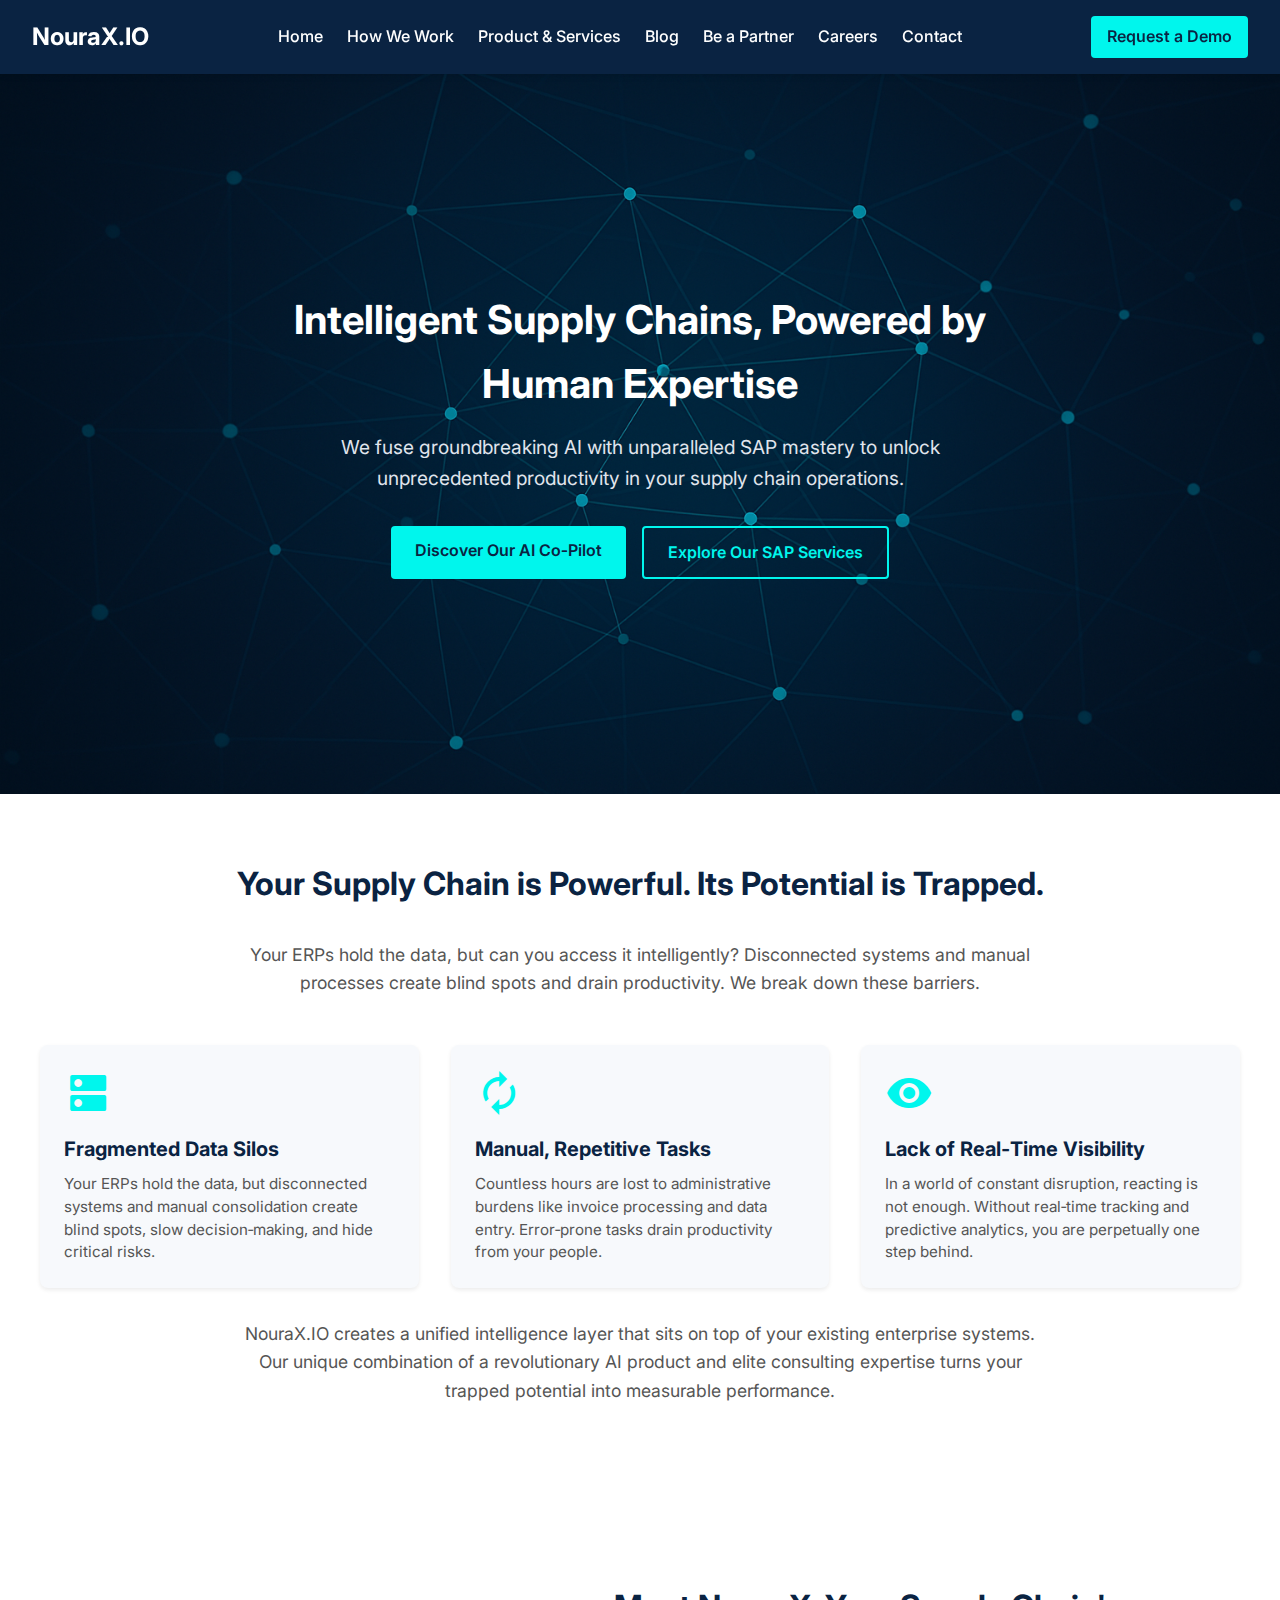
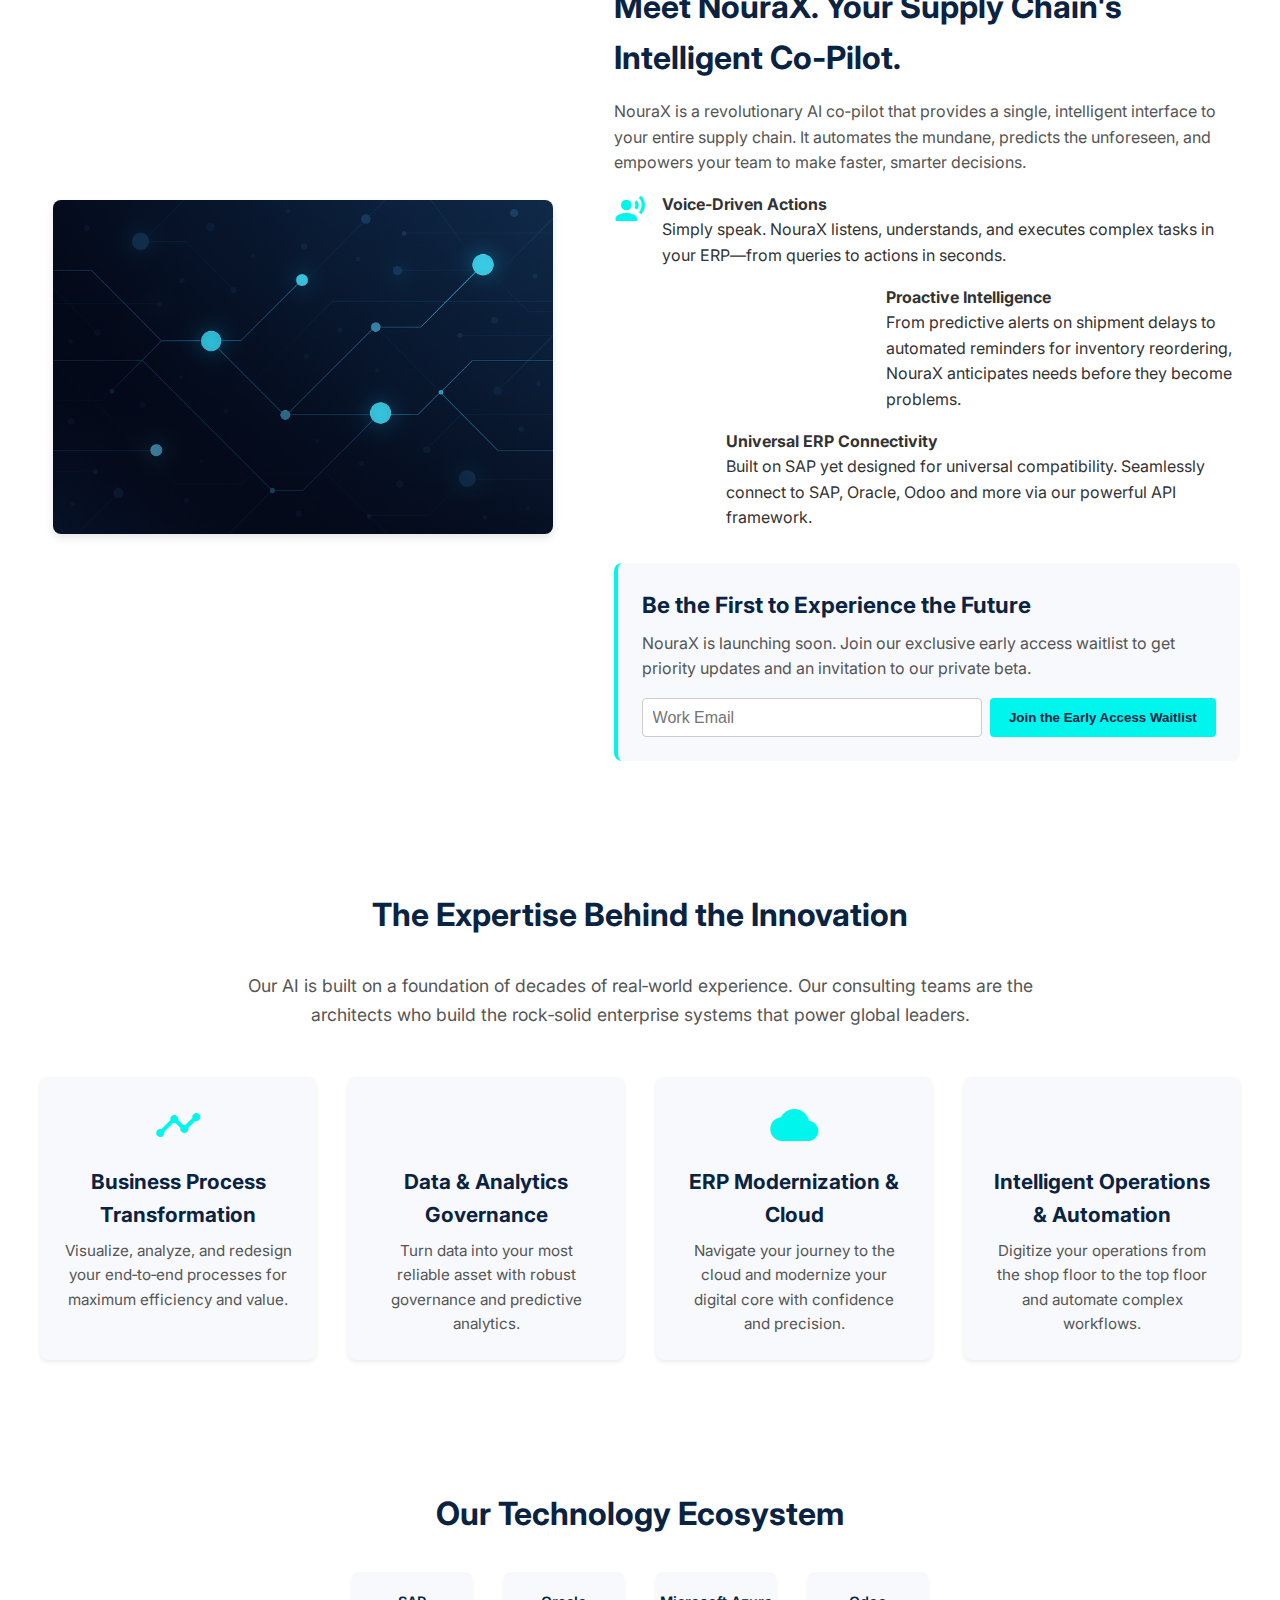
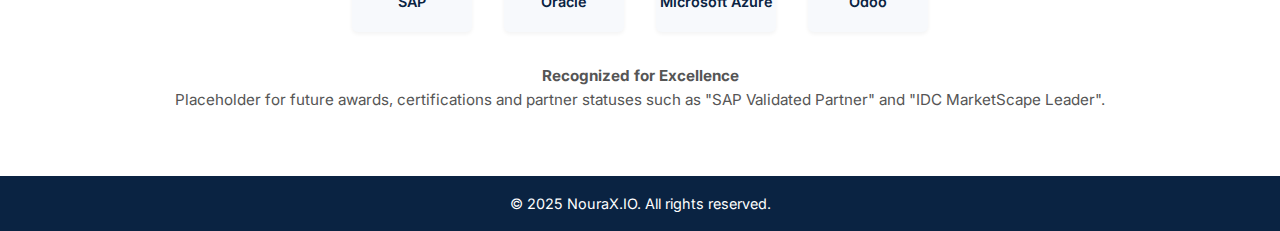
<file: index.html>
<!DOCTYPE html>
<html lang="en">
<head>
  <meta charset="UTF-8" />
  <meta name="viewport" content="width=device-width, initial-scale=1.0" />
  <title>NouraX.IO - Home</title>
  <link href="https://fonts.googleapis.com/css2?family=Inter:wght@300;400;500;600;700&display=swap" rel="stylesheet" />
  <link href="https://fonts.googleapis.com/icon?family=Material+Icons" rel="stylesheet" />
  <link rel="stylesheet" href="css/style.css" />
</head>
<body>
  <header class="header">
    <div class="logo">NouraX.IO</div>
    <nav class="menu">
      <a href="index.html">Home</a>
      <a href="howwework.html">How We Work</a>
      <a href="services.html">Product &amp; Services</a>
      <a href="blog.html">Blog</a>
      <a href="partner.html">Be a Partner</a>
      <a href="careers.html">Careers</a>
      <a href="contact.html">Contact</a>
    </nav>
    <a href="services.html" class="cta-button">Request a Demo</a>
  </header>
  <main>
    <!-- Hero Section -->
    <section id="home" class="hero" style="background-image: url('images/hero.png');">
      <div class="hero-content">
        <h1>Intelligent Supply Chains, Powered by Human Expertise</h1>
        <p>
          We fuse groundbreaking AI with unparalleled SAP mastery to unlock unprecedented productivity in your
          supply chain operations.
        </p>
        <div class="btn-group">
          <a href="services.html" class="btn-primary">Discover Our AI Co‑Pilot</a>
          <a href="services.html" class="btn-outline">Explore Our SAP Services</a>
        </div>
      </div>
    </section>

    <!-- Modern Supply Chain Challenge -->
    <section id="challenge">
      <h2 class="section-title">Your Supply Chain is Powerful. Its Potential is Trapped.</h2>
      <p class="section-subtitle">
        Your ERPs hold the data, but can you access it intelligently? Disconnected systems and manual processes
        create blind spots and drain productivity. We break down these barriers.
      </p>
      <div class="challenge-grid">
        <div class="challenge-item">
          <i class="material-icons">dns</i>
          <h3>Fragmented Data Silos</h3>
          <p>
            Your ERPs hold the data, but disconnected systems and manual consolidation create blind spots, slow
            decision‑making, and hide critical risks.
          </p>
        </div>
        <div class="challenge-item">
          <i class="material-icons">autorenew</i>
          <h3>Manual, Repetitive Tasks</h3>
          <p>
            Countless hours are lost to administrative burdens like invoice processing and data entry. Error‑prone
            tasks drain productivity from your people.
          </p>
        </div>
        <div class="challenge-item">
          <i class="material-icons">visibility</i>
          <h3>Lack of Real‑Time Visibility</h3>
          <p>
            In a world of constant disruption, reacting is not enough. Without real‑time tracking and predictive
            analytics, you are perpetually one step behind.
          </p>
        </div>
      </div>
      <p class="section-subtitle" style="margin-top: 2rem;">
        NouraX.IO creates a unified intelligence layer that sits on top of your existing enterprise systems. Our unique
        combination of a revolutionary AI product and elite consulting expertise turns your trapped potential into
        measurable performance.
      </p>
    </section>

    <!-- Product Spotlight -->
    <section id="product">
      <div class="product-wrapper">
        <div class="product-image">
          <img src="images/product.png" alt="NouraX AI Co‑Pilot" />
        </div>
        <div class="product-details">
          <h2>Meet NouraX. Your Supply Chain's Intelligent Co‑Pilot.</h2>
          <p>
            NouraX is a revolutionary AI co‑pilot that provides a single, intelligent interface to your entire supply
            chain. It automates the mundane, predicts the unforeseen, and empowers your team to make faster, smarter
            decisions.
          </p>
          <ul class="feature-list">
            <li>
              <i class="material-icons">record_voice_over</i>
              <div>
                <strong>Voice‑Driven Actions</strong><br />Simply speak. NouraX listens, understands, and executes
                complex tasks in your ERP—from queries to actions in seconds.
              </div>
            </li>
            <li>
              <i class="material-icons">insights</i>
              <div>
                <strong>Proactive Intelligence</strong><br />From predictive alerts on shipment delays to automated
                reminders for inventory reordering, NouraX anticipates needs before they become problems.
              </div>
            </li>
            <li>
              <i class="material-icons">hub</i>
              <div>
                <strong>Universal ERP Connectivity</strong><br />Built on SAP yet designed for universal compatibility.
                Seamlessly connect to SAP, Oracle, Odoo and more via our powerful API framework.
              </div>
            </li>
          </ul>
          <div class="coming-soon-card">
            <h4>Be the First to Experience the Future</h4>
            <p>
              NouraX is launching soon. Join our exclusive early access waitlist to get priority updates and an
              invitation to our private beta.
            </p>
            <form action="#">
              <input type="email" placeholder="Work Email" required />
              <button type="submit">Join the Early Access Waitlist</button>
            </form>
          </div>
        </div>
      </div>
    </section>

    <!-- Services Keystone -->
    <section>
      <h2 class="section-title">The Expertise Behind the Innovation</h2>
      <p class="section-subtitle">
        Our AI is built on a foundation of decades of real‑world experience. Our consulting teams are the
        architects who build the rock‑solid enterprise systems that power global leaders.
      </p>
      <div class="services-grid">
        <div class="service-card">
          <i class="material-icons">timeline</i>
          <h3>Business Process Transformation</h3>
          <p>Visualize, analyze, and redesign your end‑to‑end processes for maximum efficiency and value.</p>
        </div>
        <div class="service-card">
          <i class="material-icons">insights</i>
          <h3>Data &amp; Analytics Governance</h3>
          <p>Turn data into your most reliable asset with robust governance and predictive analytics.</p>
        </div>
        <div class="service-card">
          <i class="material-icons">cloud</i>
          <h3>ERP Modernization &amp; Cloud</h3>
          <p>Navigate your journey to the cloud and modernize your digital core with confidence and precision.</p>
        </div>
        <div class="service-card">
          <i class="material-icons">auto_awesome</i>
          <h3>Intelligent Operations &amp; Automation</h3>
          <p>Digitize your operations from the shop floor to the top floor and automate complex workflows.</p>
        </div>
      </div>
    </section>

    <!-- Trust & Ecosystem Signals -->
    <section>
      <h2 class="section-title">Our Technology Ecosystem</h2>
      <div class="logos-row">
        <div class="logo-box">SAP</div>
        <div class="logo-box">Oracle</div>
        <div class="logo-box">Microsoft Azure</div>
        <div class="logo-box">Odoo</div>
      </div>
      <div class="recognition">
        <p>
          <strong>Recognized for Excellence</strong><br />
          Placeholder for future awards, certifications and partner statuses such as "SAP Validated Partner" and
          "IDC MarketScape Leader".
        </p>
      </div>
    </section>
  </main>
  <footer>
    <p>&copy; 2025 NouraX.IO. All rights reserved.</p>
  </footer>
  <script src="js/main.js"></script>
</body>
</html>
</file>
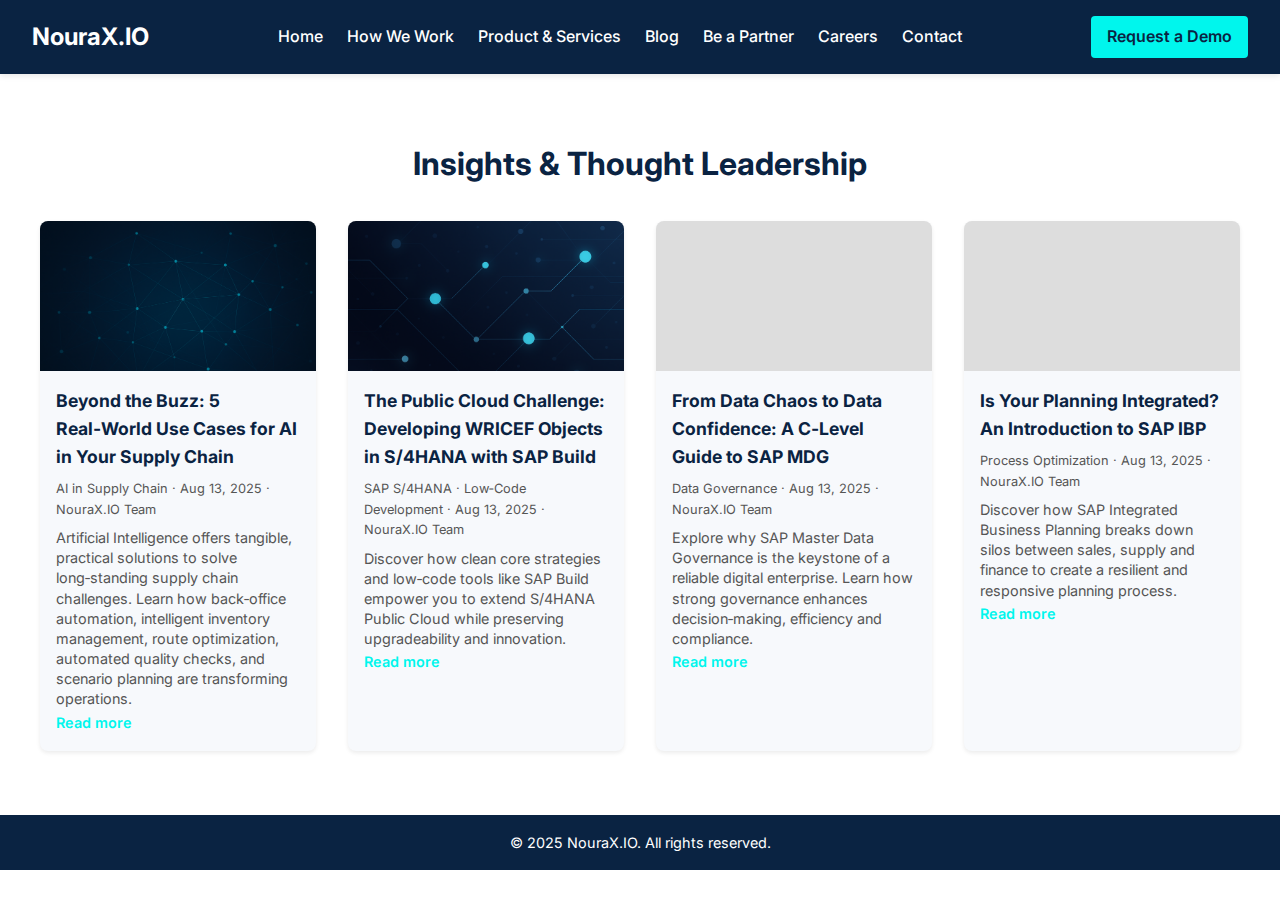
<file: blog.html>
<!DOCTYPE html>
<html lang="en">
<head>
  <meta charset="UTF-8" />
  <meta name="viewport" content="width=device-width, initial-scale=1.0" />
  <title>NouraX.IO - Blog</title>
  <link href="https://fonts.googleapis.com/css2?family=Inter:wght@300;400;500;600;700&display=swap" rel="stylesheet" />
  <link href="https://fonts.googleapis.com/icon?family=Material+Icons" rel="stylesheet" />
  <link rel="stylesheet" href="css/style.css" />
</head>
<body>
  <header class="header">
    <div class="logo">NouraX.IO</div>
    <nav class="menu">
      <a href="index.html">Home</a>
      <a href="howwework.html">How We Work</a>
      <a href="services.html">Product &amp; Services</a>
      <a href="blog.html">Blog</a>
      <a href="partner.html">Be a Partner</a>
      <a href="careers.html">Careers</a>
      <a href="contact.html">Contact</a>
    </nav>
    <a href="services.html" class="cta-button">Request a Demo</a>
  </header>
  <main>
    <section id="blog">
      <h2 class="section-title">Insights &amp; Thought Leadership</h2>
      <div class="blog-grid">
        <div class="blog-card">
          <div class="blog-image" style="background-image: url('images/hero.png'); background-size: cover;"></div>
          <div class="blog-content">
            <h4>Beyond the Buzz: 5 Real‑World Use Cases for AI in Your Supply Chain</h4>
            <div class="meta">AI in Supply Chain · Aug 13, 2025 · NouraX.IO Team</div>
            <p>
              Artificial Intelligence offers tangible, practical solutions to solve long‑standing supply chain
              challenges. Learn how back‑office automation, intelligent inventory management, route optimization,
              automated quality checks, and scenario planning are transforming operations.
            </p>
            <a href="#">Read more</a>
          </div>
        </div>
        <div class="blog-card">
          <div class="blog-image" style="background-image: url('images/product.png'); background-size: cover;"></div>
          <div class="blog-content">
            <h4>The Public Cloud Challenge: Developing WRICEF Objects in S/4HANA with SAP Build</h4>
            <div class="meta">SAP S/4HANA · Low‑Code Development · Aug 13, 2025 · NouraX.IO Team</div>
            <p>
              Discover how clean core strategies and low‑code tools like SAP Build empower you to extend S/4HANA
              Public Cloud while preserving upgradeability and innovation.
            </p>
            <a href="#">Read more</a>
          </div>
        </div>
        <div class="blog-card">
          <div class="blog-image" style="background-color: #DDD;"></div>
          <div class="blog-content">
            <h4>From Data Chaos to Data Confidence: A C‑Level Guide to SAP MDG</h4>
            <div class="meta">Data Governance · Aug 13, 2025 · NouraX.IO Team</div>
            <p>
              Explore why SAP Master Data Governance is the keystone of a reliable digital enterprise. Learn how strong
              governance enhances decision‑making, efficiency and compliance.
            </p>
            <a href="#">Read more</a>
          </div>
        </div>
        <div class="blog-card">
          <div class="blog-image" style="background-color: #DDD;"></div>
          <div class="blog-content">
            <h4>Is Your Planning Integrated? An Introduction to SAP IBP</h4>
            <div class="meta">Process Optimization · Aug 13, 2025 · NouraX.IO Team</div>
            <p>
              Discover how SAP Integrated Business Planning breaks down silos between sales, supply and finance to
              create a resilient and responsive planning process.
            </p>
            <a href="#">Read more</a>
          </div>
        </div>
      </div>
    </section>
  </main>
  <footer>
    <p>&copy; 2025 NouraX.IO. All rights reserved.</p>
  </footer>
  <script src="js/main.js"></script>
</body>
</html>
</file>
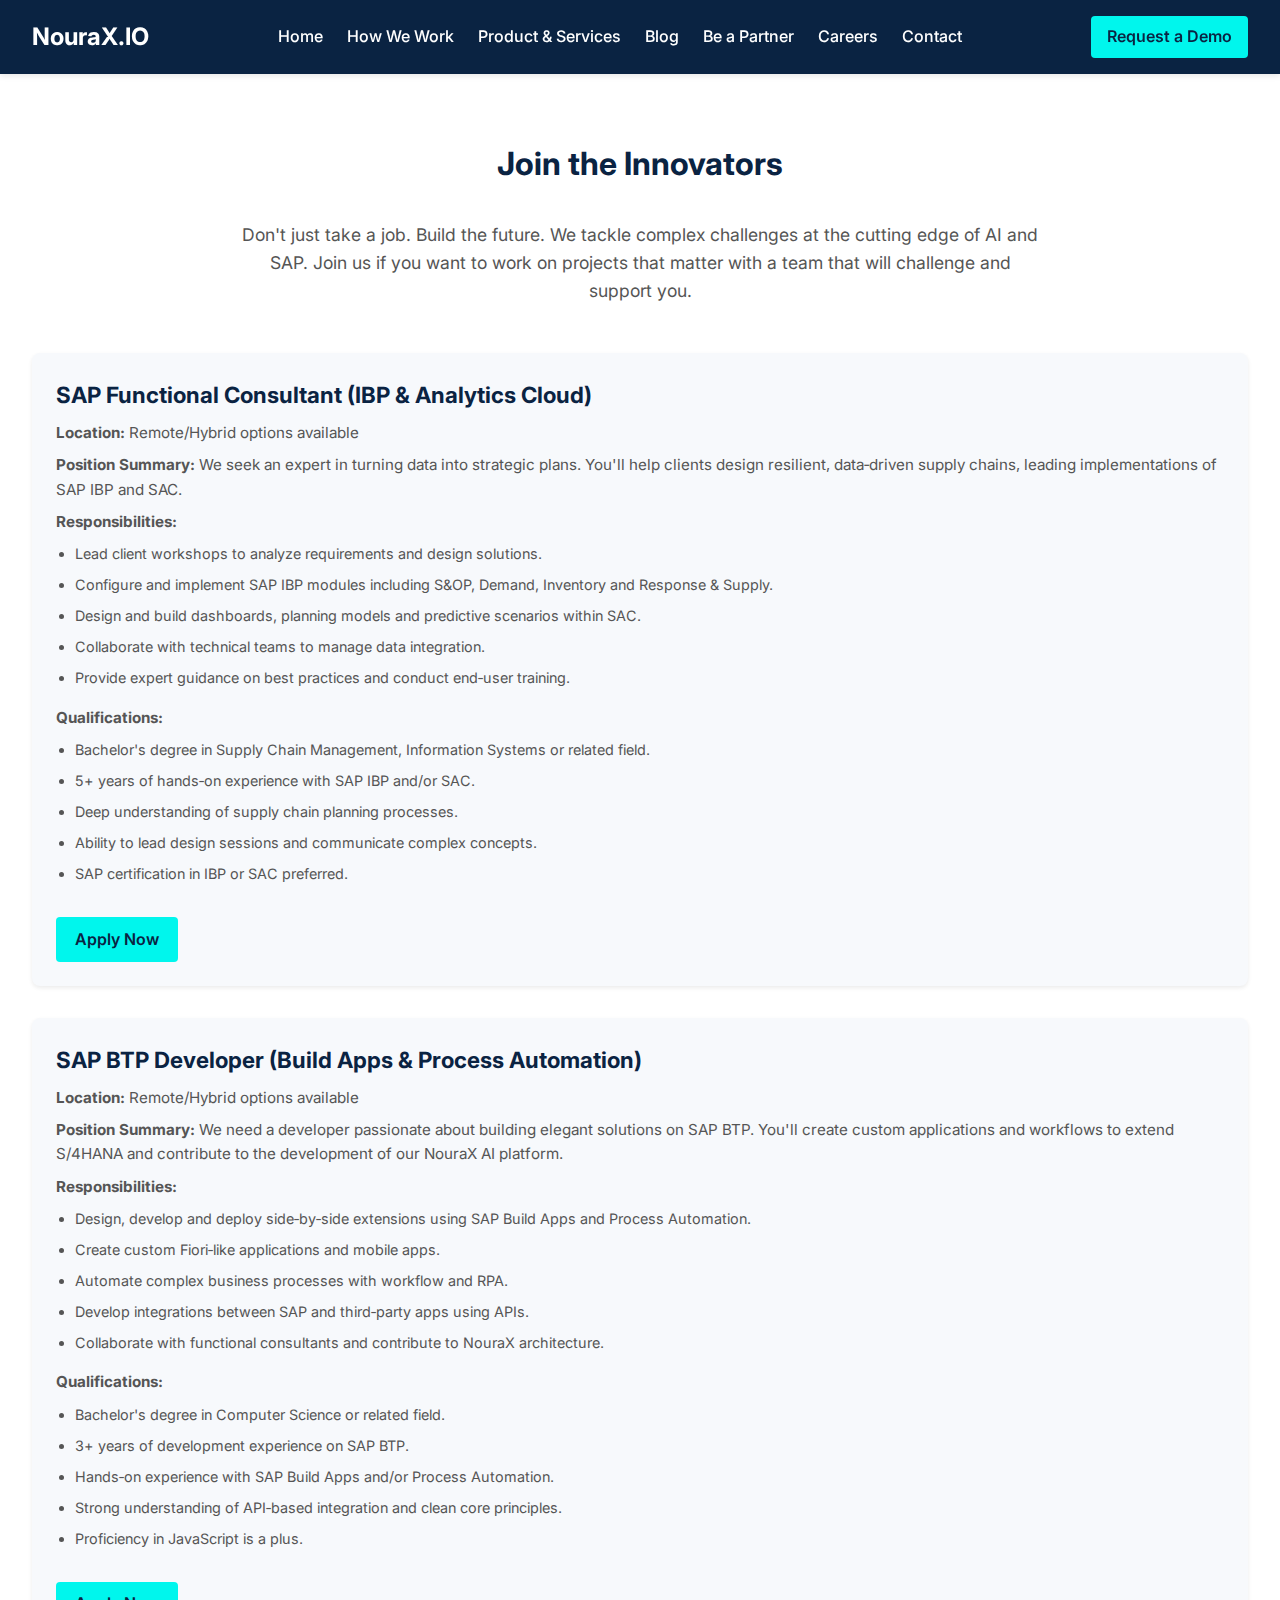
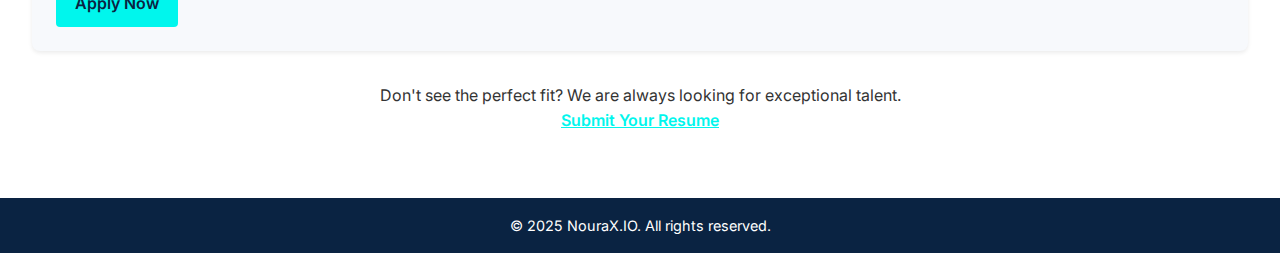
<file: careers.html>
<!DOCTYPE html>
<html lang="en">
<head>
  <meta charset="UTF-8" />
  <meta name="viewport" content="width=device-width, initial-scale=1.0" />
  <title>NouraX.IO - Careers</title>
  <link href="https://fonts.googleapis.com/css2?family=Inter:wght@300;400;500;600;700&display=swap" rel="stylesheet" />
  <link href="https://fonts.googleapis.com/icon?family=Material+Icons" rel="stylesheet" />
  <link rel="stylesheet" href="css/style.css" />
</head>
<body>
  <header class="header">
    <div class="logo">NouraX.IO</div>
    <nav class="menu">
      <a href="index.html">Home</a>
      <a href="howwework.html">How We Work</a>
      <a href="services.html">Product &amp; Services</a>
      <a href="blog.html">Blog</a>
      <a href="partner.html">Be a Partner</a>
      <a href="careers.html">Careers</a>
      <a href="contact.html">Contact</a>
    </nav>
    <a href="services.html" class="cta-button">Request a Demo</a>
  </header>
  <main>
    <section id="careers" class="careers-section">
      <h2 class="section-title">Join the Innovators</h2>
      <p class="section-subtitle">
        Don't just take a job. Build the future. We tackle complex challenges at the cutting edge of AI and SAP. Join us
        if you want to work on projects that matter with a team that will challenge and support you.
      </p>
      <div class="role">
        <h4>SAP Functional Consultant (IBP &amp; Analytics Cloud)</h4>
        <p><strong>Location:</strong> Remote/Hybrid options available</p>
        <p><strong>Position Summary:</strong> We seek an expert in turning data into strategic plans. You'll help clients
          design resilient, data‑driven supply chains, leading implementations of SAP IBP and SAC.</p>
        <p><strong>Responsibilities:</strong></p>
        <ul>
          <li>Lead client workshops to analyze requirements and design solutions.</li>
          <li>Configure and implement SAP IBP modules including S&amp;OP, Demand, Inventory and Response &amp; Supply.</li>
          <li>Design and build dashboards, planning models and predictive scenarios within SAC.</li>
          <li>Collaborate with technical teams to manage data integration.</li>
          <li>Provide expert guidance on best practices and conduct end‑user training.</li>
        </ul>
        <p><strong>Qualifications:</strong></p>
        <ul>
          <li>Bachelor's degree in Supply Chain Management, Information Systems or related field.</li>
          <li>5+ years of hands‑on experience with SAP IBP and/or SAC.</li>
          <li>Deep understanding of supply chain planning processes.</li>
          <li>Ability to lead design sessions and communicate complex concepts.</li>
          <li>SAP certification in IBP or SAC preferred.</li>
        </ul>
        <a href="#" class="apply-btn">Apply Now</a>
      </div>
      <div class="role">
        <h4>SAP BTP Developer (Build Apps &amp; Process Automation)</h4>
        <p><strong>Location:</strong> Remote/Hybrid options available</p>
        <p><strong>Position Summary:</strong> We need a developer passionate about building elegant solutions on SAP BTP.
          You'll create custom applications and workflows to extend S/4HANA and contribute to the development of our
          NouraX AI platform.</p>
        <p><strong>Responsibilities:</strong></p>
        <ul>
          <li>Design, develop and deploy side‑by‑side extensions using SAP Build Apps and Process Automation.</li>
          <li>Create custom Fiori‑like applications and mobile apps.</li>
          <li>Automate complex business processes with workflow and RPA.</li>
          <li>Develop integrations between SAP and third‑party apps using APIs.</li>
          <li>Collaborate with functional consultants and contribute to NouraX architecture.</li>
        </ul>
        <p><strong>Qualifications:</strong></p>
        <ul>
          <li>Bachelor's degree in Computer Science or related field.</li>
          <li>3+ years of development experience on SAP BTP.</li>
          <li>Hands‑on experience with SAP Build Apps and/or Process Automation.</li>
          <li>Strong understanding of API‑based integration and clean core principles.</li>
          <li>Proficiency in JavaScript is a plus.</li>
        </ul>
        <a href="#" class="apply-btn">Apply Now</a>
      </div>
      <div class="spontaneous">
        <p>Don't see the perfect fit? We are always looking for exceptional talent.</p>
        <a href="mailto:careers@nourax.io">Submit Your Resume</a>
      </div>
    </section>
  </main>
  <footer>
    <p>&copy; 2025 NouraX.IO. All rights reserved.</p>
  </footer>
  <script src="js/main.js"></script>
</body>
</html>
</file>
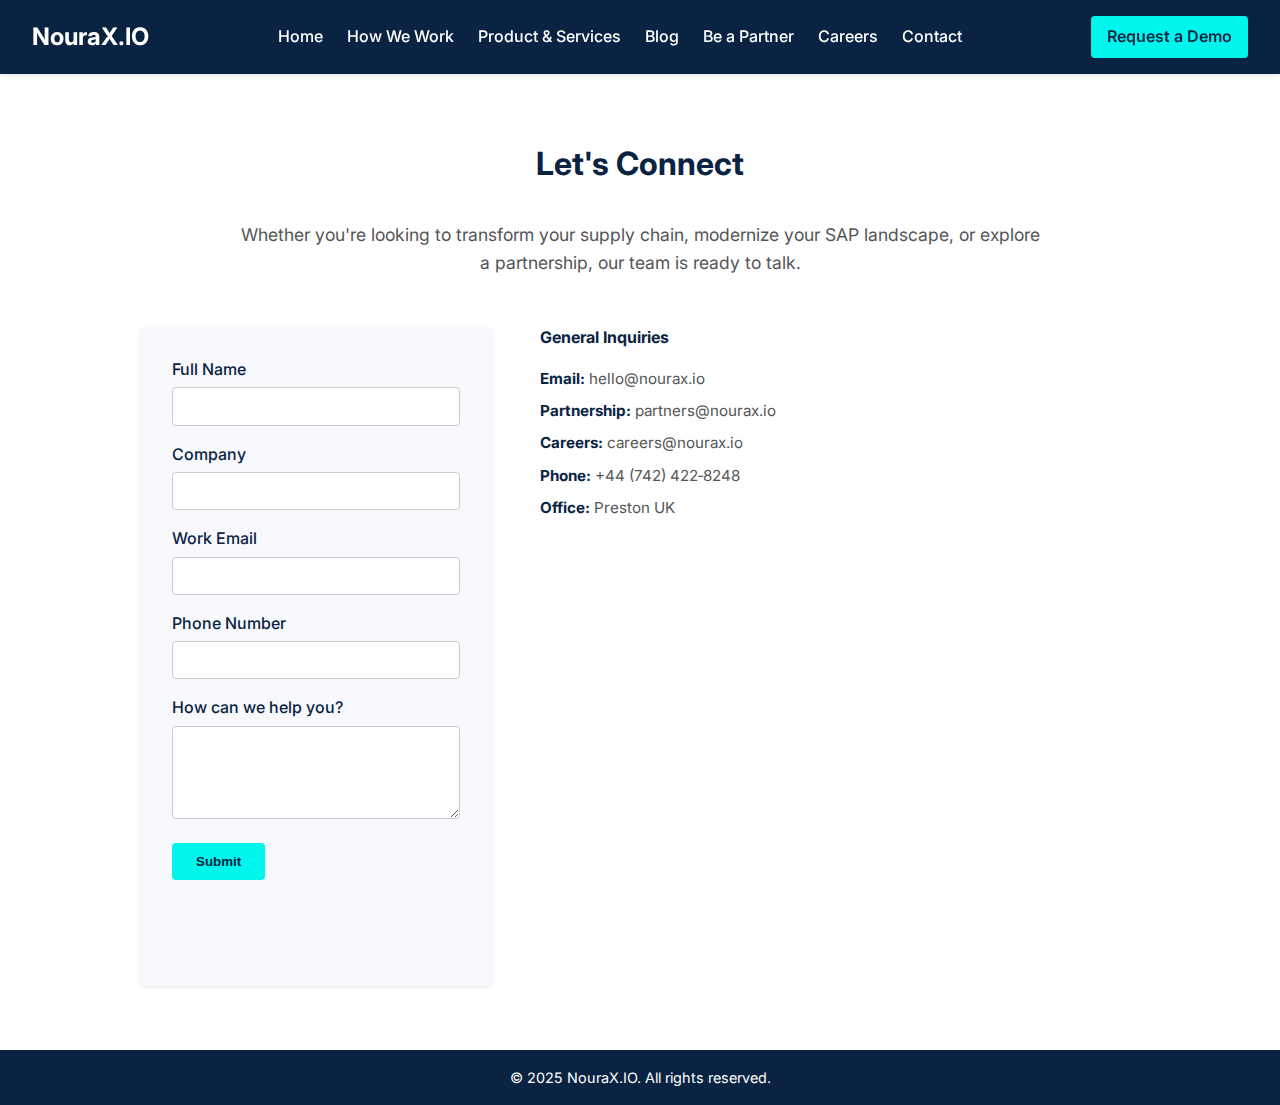
<file: contact.html>
<!DOCTYPE html>
<html lang="en">
<head>
  <meta charset="UTF-8" />
  <meta name="viewport" content="width=device-width, initial-scale=1.0" />
  <title>NouraX.IO - Contact</title>
  <link href="https://fonts.googleapis.com/css2?family=Inter:wght@300;400;500;600;700&display=swap" rel="stylesheet" />
  <link href="https://fonts.googleapis.com/icon?family=Material+Icons" rel="stylesheet" />
  <link rel="stylesheet" href="css/style.css" />
</head>
<body>
  <header class="header">
    <div class="logo">NouraX.IO</div>
    <nav class="menu">
      <a href="index.html">Home</a>
      <a href="howwework.html">How We Work</a>
      <a href="services.html">Product &amp; Services</a>
      <a href="blog.html">Blog</a>
      <a href="partner.html">Be a Partner</a>
      <a href="careers.html">Careers</a>
      <a href="contact.html">Contact</a>
    </nav>
    <a href="services.html" class="cta-button">Request a Demo</a>
  </header>
  <main>
    <section id="contact">
      <h2 class="section-title">Let's Connect</h2>
      <p class="section-subtitle">
        Whether you're looking to transform your supply chain, modernize your SAP landscape, or explore a partnership,
        our team is ready to talk.
      </p>
      <div class="contact-wrapper">
        <div class="contact-form">
          <form action="#">
            <label for="fname">Full Name</label>
            <input type="text" id="fname" required />
            <label for="companyc">Company</label>
            <input type="text" id="companyc" required />
            <label for="cemail">Work Email</label>
            <input type="email" id="cemail" required />
            <label for="cphone">Phone Number</label>
            <input type="tel" id="cphone" required />
            <label for="cmessage">How can we help you?</label>
            <textarea id="cmessage" rows="4" required></textarea>
            <button type="submit">Submit</button>
          </form>
        </div>
        <div class="contact-info">
          <h4>General Inquiries</h4>
          <p><strong>Email:</strong> hello@nourax.io</p>
          <p><strong>Partnership:</strong> partners@nourax.io</p>
          <p><strong>Careers:</strong> careers@nourax.io</p>
          <p><strong>Phone:</strong> +44 (742) 422‑8248</p>
          <p><strong>Office:</strong> Preston UK</p>
          <iframe src="https://www.google.com/maps/embed?pb=!1m14!1m12!1m3!1d3964.268535058475!2d-2.7169491146655074!3d53.78649430066983!2m3!1f0!2f0!3f0!3m2!1i1024!2i768!4f13.1!5e0!3m2!1sen!2sus!4v1755102041364!5m2!1sen!2sus" width="600" height="450" style="border:0;" allowfullscreen="" loading="lazy" referrerpolicy="no-referrer-when-downgrade"></iframe>
        </div>
      </div>
    </section>
  </main>
  <footer>
    <p>&copy; 2025 NouraX.IO. All rights reserved.</p>
  </footer>
  <script src="js/main.js"></script>
</body>
</html>
</file>
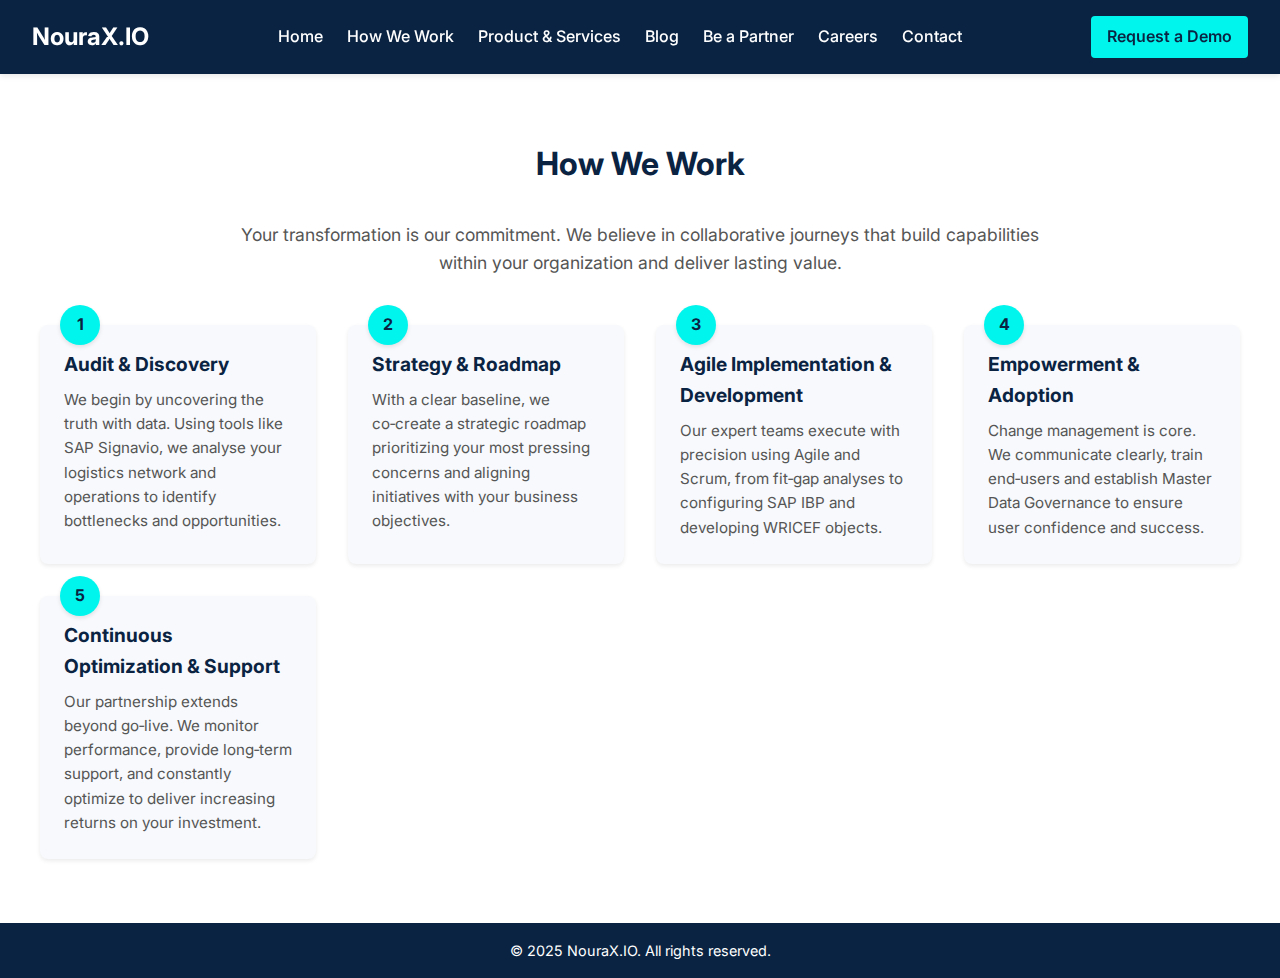
<file: howwework.html>
<!DOCTYPE html>
<html lang="en">
<head>
  <meta charset="UTF-8" />
  <meta name="viewport" content="width=device-width, initial-scale=1.0" />
  <title>NouraX.IO - How We Work</title>
  <link href="https://fonts.googleapis.com/css2?family=Inter:wght@300;400;500;600;700&display=swap" rel="stylesheet" />
  <link href="https://fonts.googleapis.com/icon?family=Material+Icons" rel="stylesheet" />
  <link rel="stylesheet" href="css/style.css" />
</head>
<body>
  <header class="header">
    <div class="logo">NouraX.IO</div>
    <nav class="menu">
      <a href="index.html">Home</a>
      <a href="howwework.html">How We Work</a>
      <a href="services.html">Product &amp; Services</a>
      <a href="blog.html">Blog</a>
      <a href="partner.html">Be a Partner</a>
      <a href="careers.html">Careers</a>
      <a href="contact.html">Contact</a>
    </nav>
    <a href="services.html" class="cta-button">Request a Demo</a>
  </header>
  <main>
    <section id="work" class="work-section">
      <h2 class="section-title">How We Work</h2>
      <p class="section-subtitle">
        Your transformation is our commitment. We believe in collaborative journeys that build capabilities within your
        organization and deliver lasting value.
      </p>
      <div class="timeline">
        <div class="timeline-step" data-step="1">
          <h4>Audit &amp; Discovery</h4>
          <p>
            We begin by uncovering the truth with data. Using tools like SAP Signavio, we analyse your logistics network
            and operations to identify bottlenecks and opportunities.
          </p>
        </div>
        <div class="timeline-step" data-step="2">
          <h4>Strategy &amp; Roadmap</h4>
          <p>
            With a clear baseline, we co‑create a strategic roadmap prioritizing your most pressing concerns and
            aligning initiatives with your business objectives.
          </p>
        </div>
        <div class="timeline-step" data-step="3">
          <h4>Agile Implementation &amp; Development</h4>
          <p>
            Our expert teams execute with precision using Agile and Scrum, from fit‑gap analyses to configuring SAP IBP
            and developing WRICEF objects.
          </p>
        </div>
        <div class="timeline-step" data-step="4">
          <h4>Empowerment &amp; Adoption</h4>
          <p>
            Change management is core. We communicate clearly, train end‑users and establish Master Data Governance to
            ensure user confidence and success.
          </p>
        </div>
        <div class="timeline-step" data-step="5">
          <h4>Continuous Optimization &amp; Support</h4>
          <p>
            Our partnership extends beyond go‑live. We monitor performance, provide long‑term support, and constantly
            optimize to deliver increasing returns on your investment.
          </p>
        </div>
      </div>
    </section>
  </main>
  <footer>
    <p>&copy; 2025 NouraX.IO. All rights reserved.</p>
  </footer>
  <script src="js/main.js"></script>
</body>
</html>
</file>
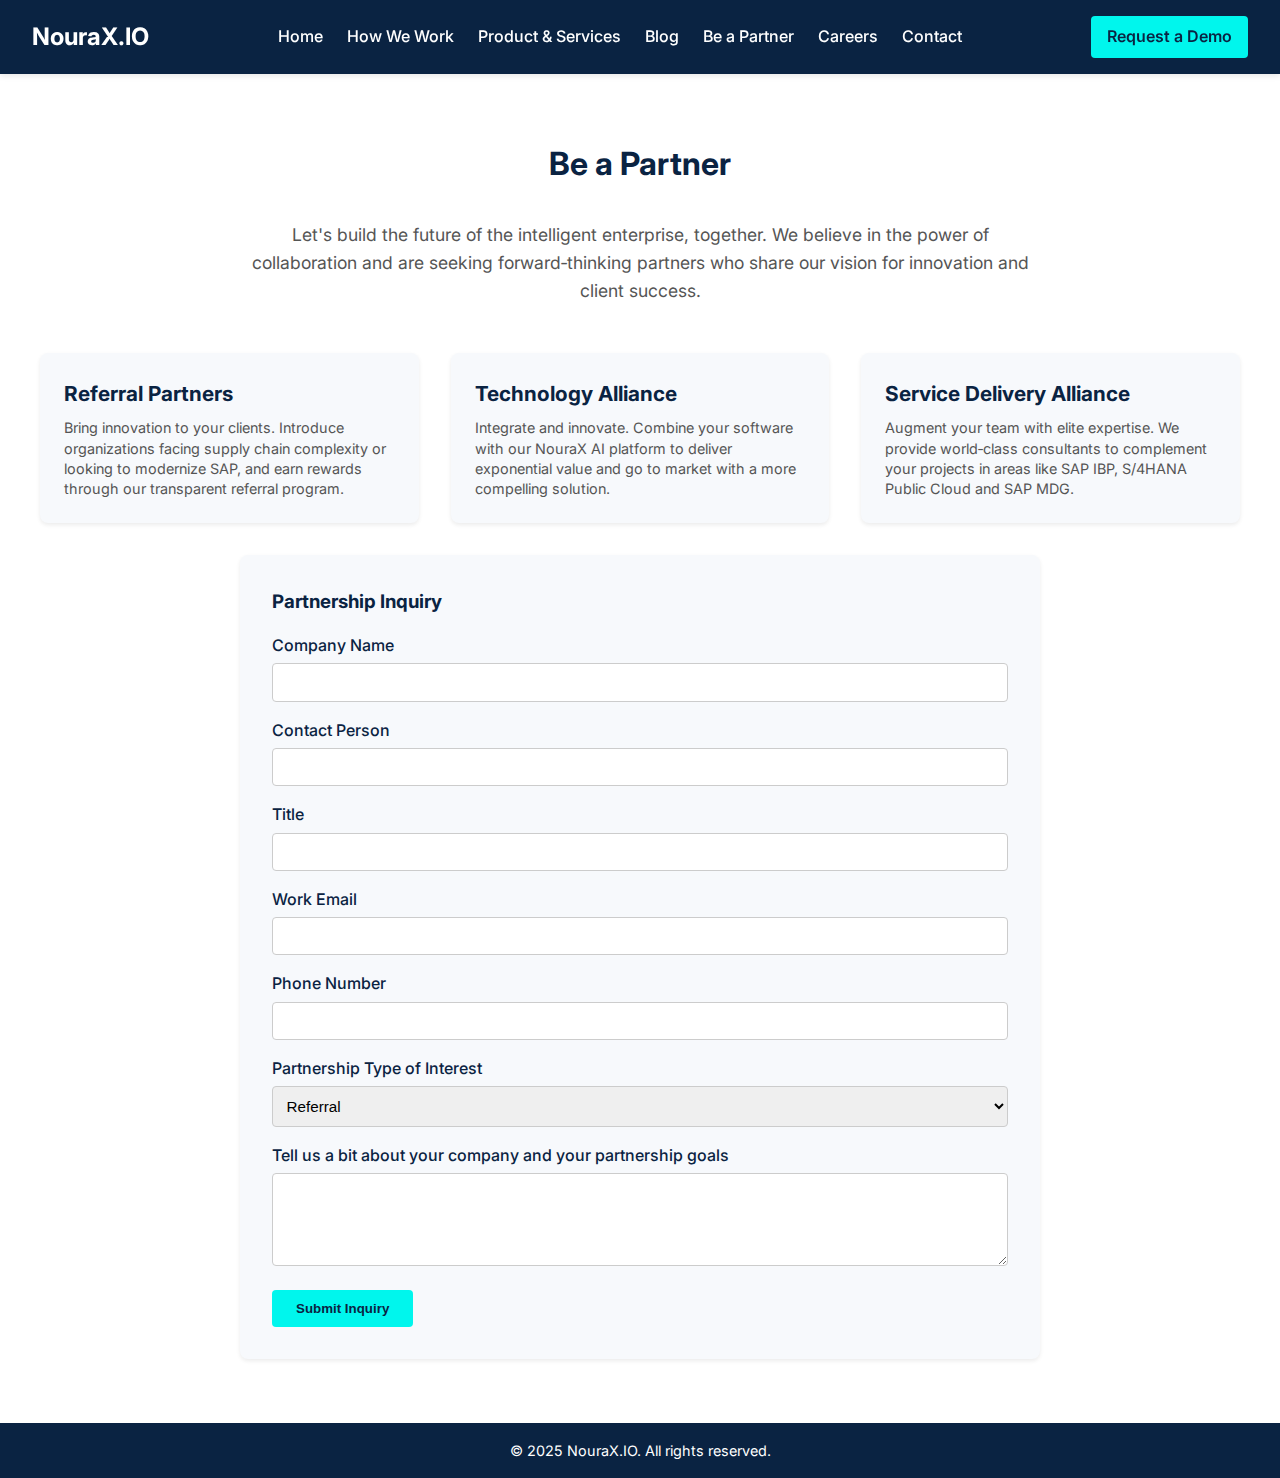
<file: partner.html>
<!DOCTYPE html>
<html lang="en">
<head>
  <meta charset="UTF-8" />
  <meta name="viewport" content="width=device-width, initial-scale=1.0" />
  <title>NouraX.IO - Be a Partner</title>
  <link href="https://fonts.googleapis.com/css2?family=Inter:wght@300;400;500;600;700&display=swap" rel="stylesheet" />
  <link href="https://fonts.googleapis.com/icon?family=Material+Icons" rel="stylesheet" />
  <link rel="stylesheet" href="css/style.css" />
</head>
<body>
  <header class="header">
    <div class="logo">NouraX.IO</div>
    <nav class="menu">
      <a href="index.html">Home</a>
      <a href="howwework.html">How We Work</a>
      <a href="services.html">Product &amp; Services</a>
      <a href="blog.html">Blog</a>
      <a href="partner.html">Be a Partner</a>
      <a href="careers.html">Careers</a>
      <a href="contact.html">Contact</a>
    </nav>
    <a href="services.html" class="cta-button">Request a Demo</a>
  </header>
  <main>
    <section class="partner-section">
      <h2 class="section-title">Be a Partner</h2>
      <p class="section-subtitle">
        Let's build the future of the intelligent enterprise, together. We believe in the power of collaboration and
        are seeking forward‑thinking partners who share our vision for innovation and client success.
      </p>
      <div class="models-grid">
        <div class="partner-model">
          <h4>Referral Partners</h4>
          <p>
            Bring innovation to your clients. Introduce organizations facing supply chain complexity or looking to
            modernize SAP, and earn rewards through our transparent referral program.
          </p>
        </div>
        <div class="partner-model">
          <h4>Technology Alliance</h4>
          <p>
            Integrate and innovate. Combine your software with our NouraX AI platform to deliver exponential value and
            go to market with a more compelling solution.
          </p>
        </div>
        <div class="partner-model">
          <h4>Service Delivery Alliance</h4>
          <p>
            Augment your team with elite expertise. We provide world‑class consultants to complement your projects in
            areas like SAP IBP, S/4HANA Public Cloud and SAP MDG.
          </p>
        </div>
      </div>
      <div class="partner-form">
        <h3 style="color: var(--secondary); margin-bottom: 1rem;">Partnership Inquiry</h3>
        <form action="#">
          <label for="company">Company Name</label>
          <input type="text" id="company" required />
          <label for="contact">Contact Person</label>
          <input type="text" id="contact" required />
          <label for="title">Title</label>
          <input type="text" id="title" required />
          <label for="pemail">Work Email</label>
          <input type="email" id="pemail" required />
          <label for="pphone">Phone Number</label>
          <input type="tel" id="pphone" required />
          <label for="ptype">Partnership Type of Interest</label>
          <select id="ptype" required>
            <option value="Referral">Referral</option>
            <option value="Technology">Technology</option>
            <option value="Service Delivery">Service Delivery</option>
          </select>
          <label for="pinfo">Tell us a bit about your company and your partnership goals</label>
          <textarea id="pinfo" rows="4" required></textarea>
          <button type="submit">Submit Inquiry</button>
        </form>
      </div>
    </section>
  </main>
  <footer>
    <p>&copy; 2025 NouraX.IO. All rights reserved.</p>
  </footer>
  <script src="js/main.js"></script>
</body>
</html>
</file>
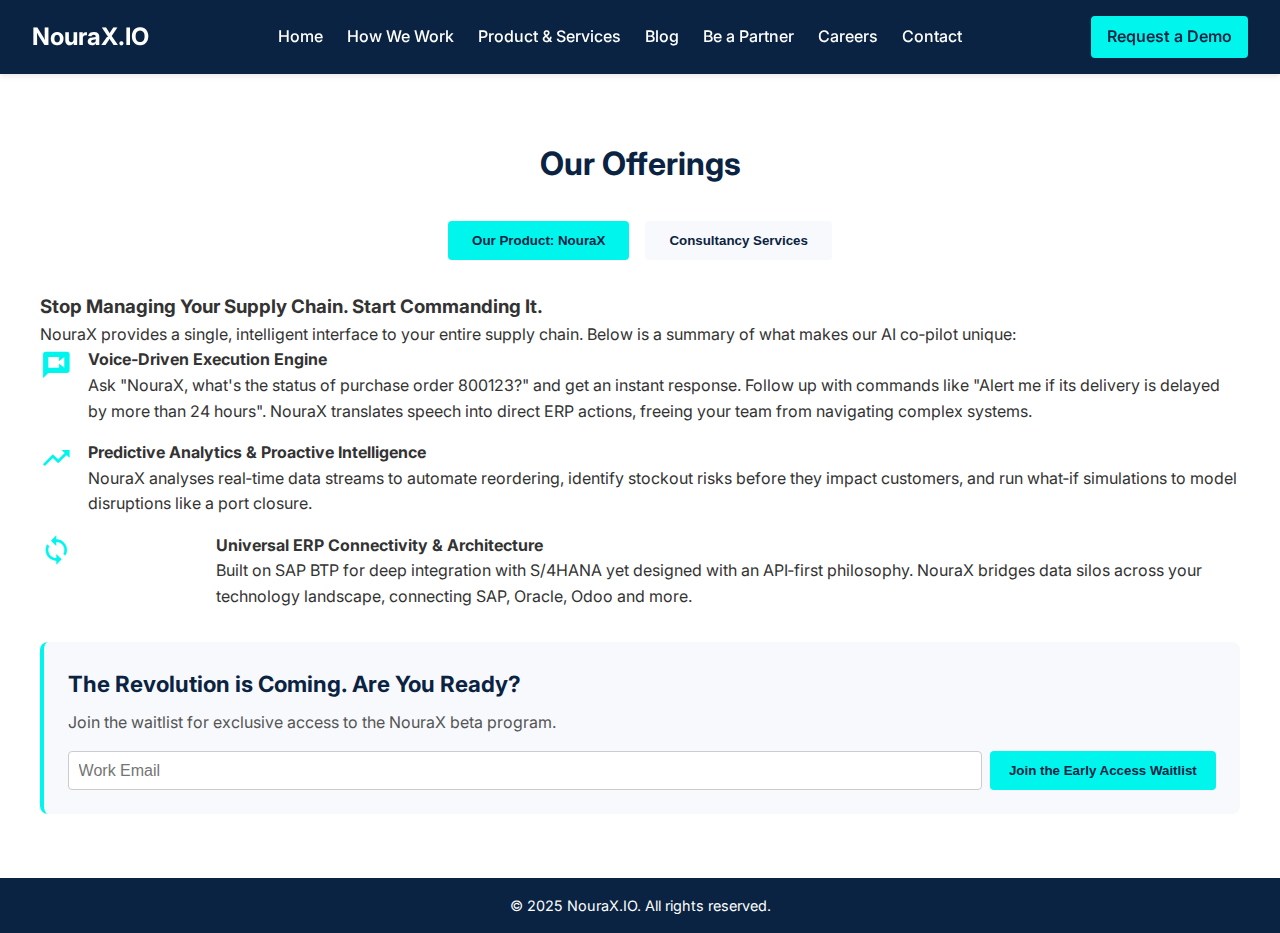
<file: services.html>
<!DOCTYPE html>
<html lang="en">
<head>
  <meta charset="UTF-8" />
  <meta name="viewport" content="width=device-width, initial-scale=1.0" />
  <title>NouraX.IO - Product &amp; Services</title>
  <link href="https://fonts.googleapis.com/css2?family=Inter:wght@300;400;500;600;700&display=swap" rel="stylesheet" />
  <link href="https://fonts.googleapis.com/icon?family=Material+Icons" rel="stylesheet" />
  <link rel="stylesheet" href="css/style.css" />
</head>
<body>
  <header class="header">
    <div class="logo">NouraX.IO</div>
    <nav class="menu">
      <a href="index.html">Home</a>
      <a href="howwework.html">How We Work</a>
      <a href="services.html">Product &amp; Services</a>
      <a href="blog.html">Blog</a>
      <a href="partner.html">Be a Partner</a>
      <a href="careers.html">Careers</a>
      <a href="contact.html">Contact</a>
    </nav>
    <a href="services.html" class="cta-button">Request a Demo</a>
  </header>
  <main>
    <section>
      <h2 class="section-title">Our Offerings</h2>
      <div class="tabs">
        <button class="active" data-tab="tab-product">Our Product: NouraX</button>
        <button data-tab="tab-consulting">Consultancy Services</button>
      </div>
      <div id="tab-product" class="tab-content active">
        <h3>Stop Managing Your Supply Chain. Start Commanding It.</h3>
        <p>
          NouraX provides a single, intelligent interface to your entire supply chain. Below is a summary of what
          makes our AI co‑pilot unique:
        </p>
        <ul class="feature-list">
          <li>
            <i class="material-icons">voice_chat</i>
            <div>
              <strong>Voice‑Driven Execution Engine</strong><br />Ask "NouraX, what's the status of purchase
              order 800123?" and get an instant response. Follow up with commands like "Alert me if its delivery is
              delayed by more than 24 hours". NouraX translates speech into direct ERP actions, freeing your team
              from navigating complex systems.
            </div>
          </li>
          <li>
            <i class="material-icons">trending_up</i>
            <div>
              <strong>Predictive Analytics &amp; Proactive Intelligence</strong><br />NouraX analyses real‑time data
              streams to automate reordering, identify stockout risks before they impact customers, and run what‑if
              simulations to model disruptions like a port closure.
            </div>
          </li>
          <li>
            <i class="material-icons">sync_alt</i>
            <div>
              <strong>Universal ERP Connectivity &amp; Architecture</strong><br />Built on SAP BTP for deep
              integration with S/4HANA yet designed with an API‑first philosophy. NouraX bridges data silos across
              your technology landscape, connecting SAP, Oracle, Odoo and more.
            </div>
          </li>
        </ul>
        <div class="coming-soon-card">
          <h4>The Revolution is Coming. Are You Ready?</h4>
          <p>Join the waitlist for exclusive access to the NouraX beta program.</p>
          <form action="#">
            <input type="email" placeholder="Work Email" required />
            <button type="submit">Join the Early Access Waitlist</button>
          </form>
        </div>
      </div>
      <div id="tab-consulting" class="tab-content">
        <h3>The Architects of Your Intelligent Enterprise</h3>
        <p>
          Our consultancy services are born from decades of hands‑on experience architecting, implementing, and
          optimizing the world's most complex enterprise systems.
        </p>
        <table class="service-table">
          <thead>
            <tr>
              <th>Service Category</th>
              <th>Specific Offerings</th>
              <th>Core Business Value</th>
              <th>Link</th>
            </tr>
          </thead>
          <tbody>
            <tr>
              <td>Business Process Transformation</td>
              <td>SAP Signavio, SAP PLM</td>
              <td>End‑to‑end process transparency and accelerated innovation.</td>
              <td><span class="learn-more">Learn More</span></td>
            </tr>
            <tr>
              <td>Data &amp; Analytics Governance</td>
              <td>SAP MDG, SAC, SAP IBP</td>
              <td>Establish a single source of truth and unlock predictive insights.</td>
              <td><span class="learn-more">Learn More</span></td>
            </tr>
            <tr>
              <td>ERP Modernization &amp; Cloud</td>
              <td>SAP S/4HANA, Legacy Data Conversion, Fit‑Gap Analysis</td>
              <td>Modernize your digital core with seamless migrations and maximize value.</td>
              <td><span class="learn-more">Learn More</span></td>
            </tr>
            <tr>
              <td>Intelligent Operations</td>
              <td>SAP Digital Manufacturing, SAP EAM</td>
              <td>Connect shop floor to top floor and optimize asset performance.</td>
              <td><span class="learn-more">Learn More</span></td>
            </tr>
            <tr>
              <td>Low‑Code Development &amp; Automation</td>
              <td>SAP Build Apps, SAP Build Process Automation, Custom WRICEF</td>
              <td>Rapidly build custom apps and automate complex workflows while keeping a clean core.</td>
              <td><span class="learn-more">Learn More</span></td>
            </tr>
            <tr>
              <td>Project &amp; Lifecycle Services</td>
              <td>Agile Delivery, Testing, Cutover, Training, Support</td>
              <td>Ensure project success from start to finish with governance and expert support.</td>
              <td><span class="learn-more">Learn More</span></td>
            </tr>
          </tbody>
        </table>
      </div>
    </section>
  </main>
  <footer>
    <p>&copy; 2025 NouraX.IO. All rights reserved.</p>
  </footer>
  <script src="js/main.js"></script>
</body>
</html>
</file>
<file: css/style.css>
/* Root variables for colors and fonts */
:root {
  --primary: #FFFFFF;
  --secondary: #0A2342;
  --accent: #00F6ED;
  --hover: #ED1111;
  --text-dark: #333333;
  --text-medium: #555555;
  --bg-grey: #F7F9FC;
}

* {
  box-sizing: border-box;
  margin: 0;
  padding: 0;
}

body {
  font-family: 'Inter', sans-serif;
  color: var(--text-dark);
  background-color: var(--primary);
  line-height: 1.6;
  scroll-behavior: smooth;
}

a {
  text-decoration: none;
  color: inherit;
}

header.header {
  position: sticky;
  top: 0;
  z-index: 1000;
  background-color: var(--secondary);
  color: var(--primary);
  display: flex;
  align-items: center;
  justify-content: space-between;
  padding: 1rem 2rem;
  box-shadow: 0 2px 6px rgba(0, 0, 0, 0.1);
}

header .logo {
  font-size: 1.5rem;
  font-weight: 700;
}

nav.menu {
  display: flex;
  gap: 1.5rem;
}

nav.menu a {
  color: var(--primary);
  font-weight: 500;
  position: relative;
  padding: 0.25rem 0;
  transition: color 0.3s;
}
nav.menu a::after {
  content: '';
  position: absolute;
  left: 0;
  bottom: -4px;
  width: 0;
  height: 2px;
  background-color: var(--accent);
  transition: width 0.3s;
}
nav.menu a:hover::after {
  width: 100%;
}
nav.menu a:hover {
  color: var(--accent);
}

.cta-button {
  background-color: var(--accent);
  color: var(--secondary);
  padding: 0.5rem 1rem;
  border-radius: 4px;
  font-weight: 600;
  transition: background-color 0.3s;
}
.cta-button:hover {
  background-color: var(--hover);
  color: var(--primary);
}

.hero {
  position: relative;
  min-height: 80vh;
  display: flex;
  align-items: center;
  justify-content: center;
  text-align: center;
  color: var(--primary);
  overflow: hidden;
  background-size: cover;
  background-position: center;
}
.hero::after {
  content: '';
  position: absolute;
  top: 0;
  left: 0;
  width: 100%;
  height: 100%;
  background: linear-gradient(to bottom, rgba(10, 35, 66, 0.8) 0%, rgba(10, 35, 66, 0.9) 50%, rgba(10, 35, 66, 1) 100%);
  z-index: -1;
}
.hero-content {
  max-width: 800px;
  padding: 2rem;
  z-index: 1;
}
.hero h1 {
  font-size: 2.5rem;
  margin-bottom: 1rem;
  font-weight: 700;
}
.hero p {
  font-size: 1.2rem;
  margin-bottom: 2rem;
  color: #E0E5ED;
}
.hero .btn-group {
  display: flex;
  gap: 1rem;
  flex-wrap: wrap;
  justify-content: center;
}

.btn-primary {
  background-color: var(--accent);
  color: var(--secondary);
  padding: 0.75rem 1.5rem;
  border-radius: 4px;
  font-weight: 600;
  transition: background-color 0.3s;
}
.btn-primary:hover {
  background-color: var(--hover);
  color: var(--primary);
}
.btn-outline {
  border: 2px solid var(--accent);
  color: var(--accent);
  padding: 0.75rem 1.5rem;
  border-radius: 4px;
  font-weight: 600;
  transition: background-color 0.3s, color 0.3s;
}
.btn-outline:hover {
  background-color: var(--accent);
  color: var(--secondary);
}

section {
  padding: 4rem 2rem;
}

.section-title {
  text-align: center;
  font-size: 2rem;
  margin-bottom: 2rem;
  color: var(--secondary);
  font-weight: 700;
}

.section-subtitle {
  text-align: center;
  max-width: 800px;
  margin: 0 auto 3rem;
  color: var(--text-medium);
  font-size: 1.1rem;
}

/* Modern Supply Chain Challenge */
.challenge-grid {
  display: grid;
  grid-template-columns: repeat(auto-fit, minmax(280px, 1fr));
  gap: 2rem;
  max-width: 1200px;
  margin: 0 auto;
}
.challenge-item {
  background-color: var(--bg-grey);
  padding: 1.5rem;
  border-radius: 8px;
  box-shadow: 0 2px 4px rgba(0, 0, 0, 0.08);
  transition: transform 0.3s;
}
.challenge-item:hover {
  transform: translateY(-5px);
}
.challenge-item i {
  font-size: 3rem;
  color: var(--accent);
  margin-bottom: 1rem;
}
.challenge-item h3 {
  font-size: 1.25rem;
  margin-bottom: 0.5rem;
  color: var(--secondary);
}
.challenge-item p {
  color: var(--text-medium);
  font-size: 0.95rem;
  line-height: 1.5;
}

/* Product Spotlight */
.product-wrapper {
  display: flex;
  flex-wrap: wrap;
  align-items: center;
  gap: 3rem;
  max-width: 1200px;
  margin: 0 auto;
}
.product-image {
  flex: 1 1 300px;
  text-align: center;
}
.product-image img {
  width: 100%;
  max-width: 500px;
  border-radius: 8px;
  box-shadow: 0 4px 8px rgba(0, 0, 0, 0.1);
}
.product-details {
  flex: 1 1 400px;
}
.product-details h2 {
  font-size: 2rem;
  color: var(--secondary);
  margin-bottom: 1rem;
}
.product-details h3 {
  font-size: 1.4rem;
  color: var(--secondary);
  margin-top: 1.5rem;
  margin-bottom: 0.5rem;
}
.product-details p {
  font-size: 1rem;
  color: var(--text-medium);
  margin-bottom: 1rem;
}
.feature-list {
  list-style: none;
  margin: 0;
  padding: 0;
}
.feature-list li {
  display: flex;
  align-items: flex-start;
  margin-bottom: 1rem;
}
.feature-list li i {
  font-size: 2rem;
  color: var(--accent);
  margin-right: 1rem;
  margin-top: 0.1rem;
}
.feature-list li div {
  flex: 1;
}
.coming-soon-card {
  background-color: var(--bg-grey);
  border-left: 4px solid var(--accent);
  padding: 1.5rem;
  border-radius: 8px;
  margin-top: 2rem;
}
.coming-soon-card h4 {
  font-size: 1.4rem;
  margin-bottom: 0.5rem;
  color: var(--secondary);
}
.coming-soon-card p {
  color: var(--text-medium);
  margin-bottom: 1rem;
}
.coming-soon-card form {
  display: flex;
  gap: 0.5rem;
  flex-wrap: wrap;
}
.coming-soon-card input[type="email"] {
  flex: 1 1 200px;
  padding: 0.6rem;
  border: 1px solid #ccc;
  border-radius: 4px;
  font-size: 1rem;
}
.coming-soon-card button {
  padding: 0.6rem 1.2rem;
  background-color: var(--accent);
  color: var(--secondary);
  border: none;
  border-radius: 4px;
  font-weight: 600;
  cursor: pointer;
  transition: background-color 0.3s;
}
.coming-soon-card button:hover {
  background-color: var(--hover);
  color: var(--primary);
}

/* Services Keystone */
.services-grid {
  display: grid;
  grid-template-columns: repeat(auto-fit, minmax(250px, 1fr));
  gap: 2rem;
  max-width: 1200px;
  margin: 0 auto;
}
.service-card {
  background-color: var(--bg-grey);
  border-radius: 8px;
  padding: 1.5rem;
  text-align: center;
  box-shadow: 0 2px 4px rgba(0, 0, 0, 0.08);
  transition: transform 0.3s;
}
.service-card:hover {
  transform: translateY(-5px);
}
.service-card i {
  font-size: 3rem;
  color: var(--accent);
  margin-bottom: 1rem;
}
.service-card h3 {
  font-size: 1.3rem;
  color: var(--secondary);
  margin-bottom: 0.5rem;
}
.service-card p {
  font-size: 0.95rem;
  color: var(--text-medium);
}

/* Trust & Ecosystem */
.logos-row {
  display: flex;
  flex-wrap: wrap;
  justify-content: center;
  align-items: center;
  gap: 2rem;
  max-width: 1000px;
  margin: 0 auto;
}
.logo-box {
  width: 120px;
  height: 60px;
  display: flex;
  justify-content: center;
  align-items: center;
  background-color: var(--bg-grey);
  border-radius: 6px;
  box-shadow: 0 2px 4px rgba(0, 0, 0, 0.05);
  color: var(--secondary);
  font-weight: 600;
  font-size: 0.9rem;
}
.recognition {
  margin-top: 2rem;
  text-align: center;
  font-size: 0.95rem;
  color: var(--text-medium);
}

/* How We Work */
.work-section .timeline {
  display: grid;
  grid-template-columns: repeat(auto-fit, minmax(260px, 1fr));
  gap: 2rem;
  max-width: 1200px;
  margin: 0 auto;
}
.timeline-step {
  background-color: var(--bg-grey);
  padding: 1.5rem;
  border-radius: 8px;
  position: relative;
  box-shadow: 0 2px 4px rgba(0, 0, 0, 0.08);
}
.timeline-step::before {
  content: attr(data-step);
  position: absolute;
  top: -20px;
  left: 20px;
  background-color: var(--accent);
  color: var(--secondary);
  width: 40px;
  height: 40px;
  border-radius: 50%;
  display: flex;
  justify-content: center;
  align-items: center;
  font-weight: 700;
  box-shadow: 0 2px 4px rgba(0, 0, 0, 0.1);
}
.timeline-step h4 {
  font-size: 1.2rem;
  color: var(--secondary);
  margin-bottom: 0.5rem;
}
.timeline-step p {
  font-size: 0.95rem;
  color: var(--text-medium);
}

/* Tabs Section (Product & Services) */
.tabs {
  display: flex;
  justify-content: center;
  margin-bottom: 2rem;
  flex-wrap: wrap;
  gap: 1rem;
}
.tabs button {
  background-color: var(--bg-grey);
  border: none;
  padding: 0.75rem 1.5rem;
  border-radius: 4px;
  font-weight: 600;
  color: var(--secondary);
  cursor: pointer;
  transition: background-color 0.3s;
}
.tabs button.active,
.tabs button:hover {
  background-color: var(--accent);
  color: var(--secondary);
}
.tab-content {
  display: none;
  max-width: 1200px;
  margin: 0 auto;
}
.tab-content.active {
  display: block;
}
.service-table {
  width: 100%;
  border-collapse: collapse;
  margin-top: 1rem;
}
.service-table th,
.service-table td {
  border: 1px solid #e0e0e0;
  padding: 0.75rem;
  text-align: left;
  font-size: 0.95rem;
  vertical-align: top;
}
.service-table th {
  background-color: var(--bg-grey);
  color: var(--secondary);
  font-weight: 600;
}
.service-table tr:nth-child(even) td {
  background-color: #FAFBFD;
}
.learn-more {
  color: var(--accent);
  text-decoration: underline;
  cursor: pointer;
}

/* Blog Section */
.blog-grid {
  display: grid;
  grid-template-columns: repeat(auto-fit, minmax(260px, 1fr));
  gap: 2rem;
  max-width: 1200px;
  margin: 0 auto;
}
.blog-card {
  background-color: var(--bg-grey);
  border-radius: 8px;
  overflow: hidden;
  box-shadow: 0 2px 4px rgba(0, 0, 0, 0.08);
  transition: transform 0.3s;
}
.blog-card:hover {
  transform: translateY(-5px);
}
.blog-card .blog-image {
  height: 150px;
  background-color: #DDD;
}
.blog-card .blog-content {
  padding: 1rem;
}
.blog-card .blog-content h4 {
  font-size: 1.1rem;
  color: var(--secondary);
  margin-bottom: 0.5rem;
}
.blog-card .blog-content .meta {
  font-size: 0.8rem;
  color: var(--text-medium);
  margin-bottom: 0.5rem;
}
.blog-card .blog-content p {
  font-size: 0.9rem;
  color: var(--text-medium);
  line-height: 1.4;
}
.blog-card .blog-content a {
  color: var(--accent);
  font-weight: 600;
  font-size: 0.9rem;
}

/* Partner Section */
.partner-section .models-grid {
  display: grid;
  grid-template-columns: repeat(auto-fit, minmax(280px, 1fr));
  gap: 2rem;
  max-width: 1200px;
  margin: 0 auto;
  margin-bottom: 2rem;
}
.partner-model {
  background-color: var(--bg-grey);
  padding: 1.5rem;
  border-radius: 8px;
  box-shadow: 0 2px 4px rgba(0, 0, 0, 0.08);
  transition: transform 0.3s;
}
.partner-model:hover {
  transform: translateY(-5px);
}
.partner-model h4 {
  font-size: 1.3rem;
  color: var(--secondary);
  margin-bottom: 0.5rem;
}
.partner-model p {
  font-size: 0.9rem;
  color: var(--text-medium);
  line-height: 1.4;
}

.partner-form {
  max-width: 800px;
  margin: 0 auto;
  background-color: var(--bg-grey);
  padding: 2rem;
  border-radius: 8px;
  box-shadow: 0 2px 4px rgba(0, 0, 0, 0.08);
}
.partner-form label {
  display: block;
  margin-bottom: 0.3rem;
  color: var(--secondary);
  font-weight: 500;
}
.partner-form input,
.partner-form select,
.partner-form textarea {
  width: 100%;
  padding: 0.6rem;
  border: 1px solid #ccc;
  border-radius: 4px;
  margin-bottom: 1rem;
  font-size: 0.95rem;
}
.partner-form button {
  padding: 0.7rem 1.5rem;
  background-color: var(--accent);
  color: var(--secondary);
  border: none;
  border-radius: 4px;
  font-weight: 600;
  cursor: pointer;
  transition: background-color 0.3s;
}
.partner-form button:hover {
  background-color: var(--hover);
  color: var(--primary);
}

/* Careers Section */
.careers-section .role {
  background-color: var(--bg-grey);
  padding: 1.5rem;
  border-radius: 8px;
  box-shadow: 0 2px 4px rgba(0, 0, 0, 0.08);
  margin-bottom: 2rem;
}
.role h4 {
  font-size: 1.4rem;
  color: var(--secondary);
  margin-bottom: 0.5rem;
}
.role p {
  font-size: 0.95rem;
  color: var(--text-medium);
  margin-bottom: 0.5rem;
}
.role ul {
  margin-left: 1.2rem;
  list-style-type: disc;
  margin-bottom: 1rem;
}
.role ul li {
  margin-bottom: 0.5rem;
  font-size: 0.9rem;
  color: var(--text-medium);
}
.role .apply-btn {
  display: inline-block;
  margin-top: 1rem;
  padding: 0.6rem 1.2rem;
  background-color: var(--accent);
  color: var(--secondary);
  border-radius: 4px;
  font-weight: 600;
  transition: background-color 0.3s;
}
.role .apply-btn:hover {
  background-color: var(--hover);
  color: var(--primary);
}
.spontaneous {
  text-align: center;
  margin-top: 2rem;
}
.spontaneous a {
  color: var(--accent);
  font-weight: 600;
  text-decoration: underline;
}

/* Contact Section */
.contact-wrapper {
  display: flex;
  flex-wrap: wrap;
  gap: 3rem;
  max-width: 1000px;
  margin: 0 auto;
}
.contact-form {
  flex: 1 1 280px;
  background-color: var(--bg-grey);
  padding: 2rem;
  border-radius: 8px;
  box-shadow: 0 2px 4px rgba(0, 0, 0, 0.08);
}
.contact-form label {
  display: block;
  margin-bottom: 0.3rem;
  color: var(--secondary);
  font-weight: 500;
}
.contact-form input,
.contact-form textarea {
  width: 100%;
  padding: 0.6rem;
  border: 1px solid #ccc;
  border-radius: 4px;
  margin-bottom: 1rem;
  font-size: 0.95rem;
}
.contact-form button {
  padding: 0.7rem 1.5rem;
  background-color: var(--accent);
  color: var(--secondary);
  border: none;
  border-radius: 4px;
  font-weight: 600;
  cursor: pointer;
  transition: background-color 0.3s;
}
.contact-form button:hover {
  background-color: var(--hover);
  color: var(--primary);
}
.contact-info {
  flex: 1 1 280px;
  color: var(--text-medium);
}
.contact-info h4 {
  color: var(--secondary);
  margin-bottom: 1rem;
}
.contact-info p {
  margin-bottom: 0.5rem;
  font-size: 0.95rem;
}
.contact-info strong {
  color: var(--secondary);
}
.map-placeholder {
  width: 100%;
  height: 200px;
  background-color: #DDD;
  border-radius: 8px;
  display: flex;
  justify-content: center;
  align-items: center;
  color: var(--text-medium);
  font-weight: 500;
}

/* Footer */
footer {
  background-color: var(--secondary);
  color: var(--primary);
  padding: 1rem 2rem;
  text-align: center;
  font-size: 0.9rem;
}

@media (max-width: 768px) {
  .hero h1 {
    font-size: 2rem;
  }
  .hero p {
    font-size: 1rem;
  }
}
</file>
